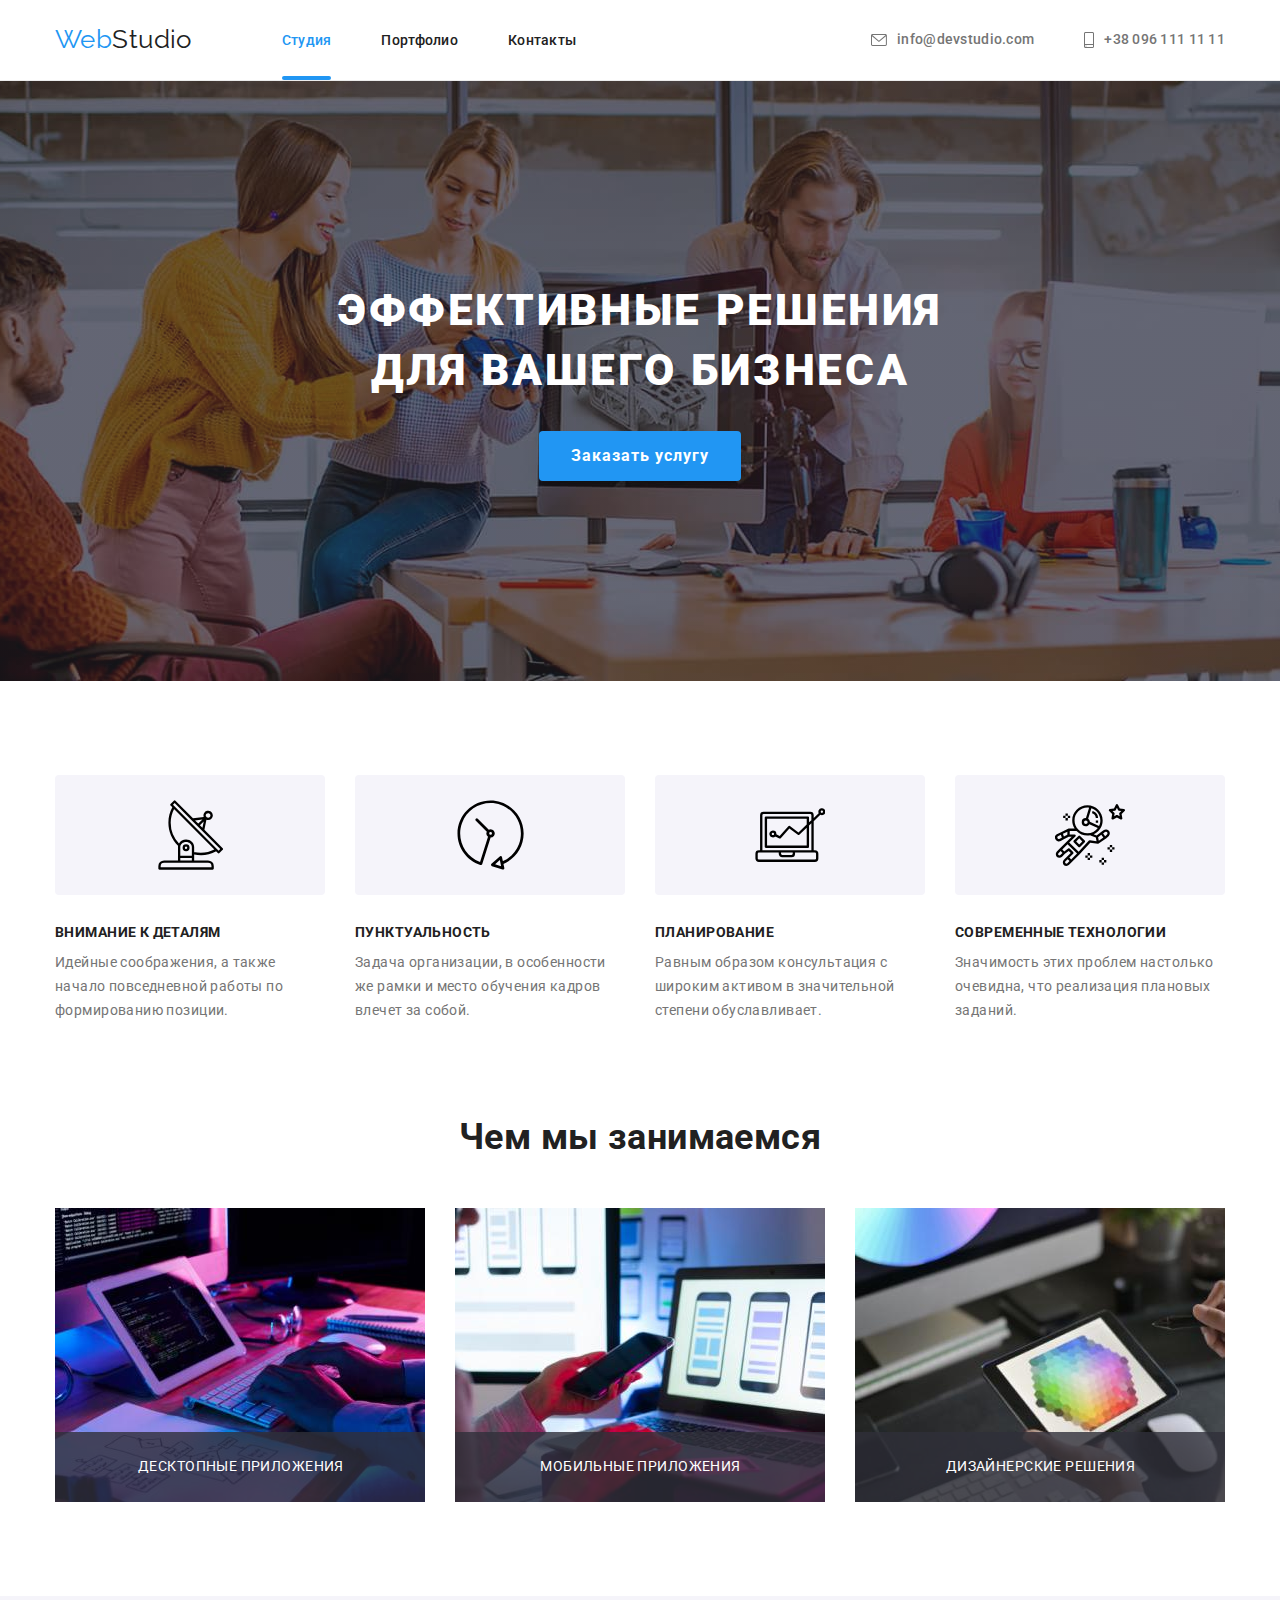
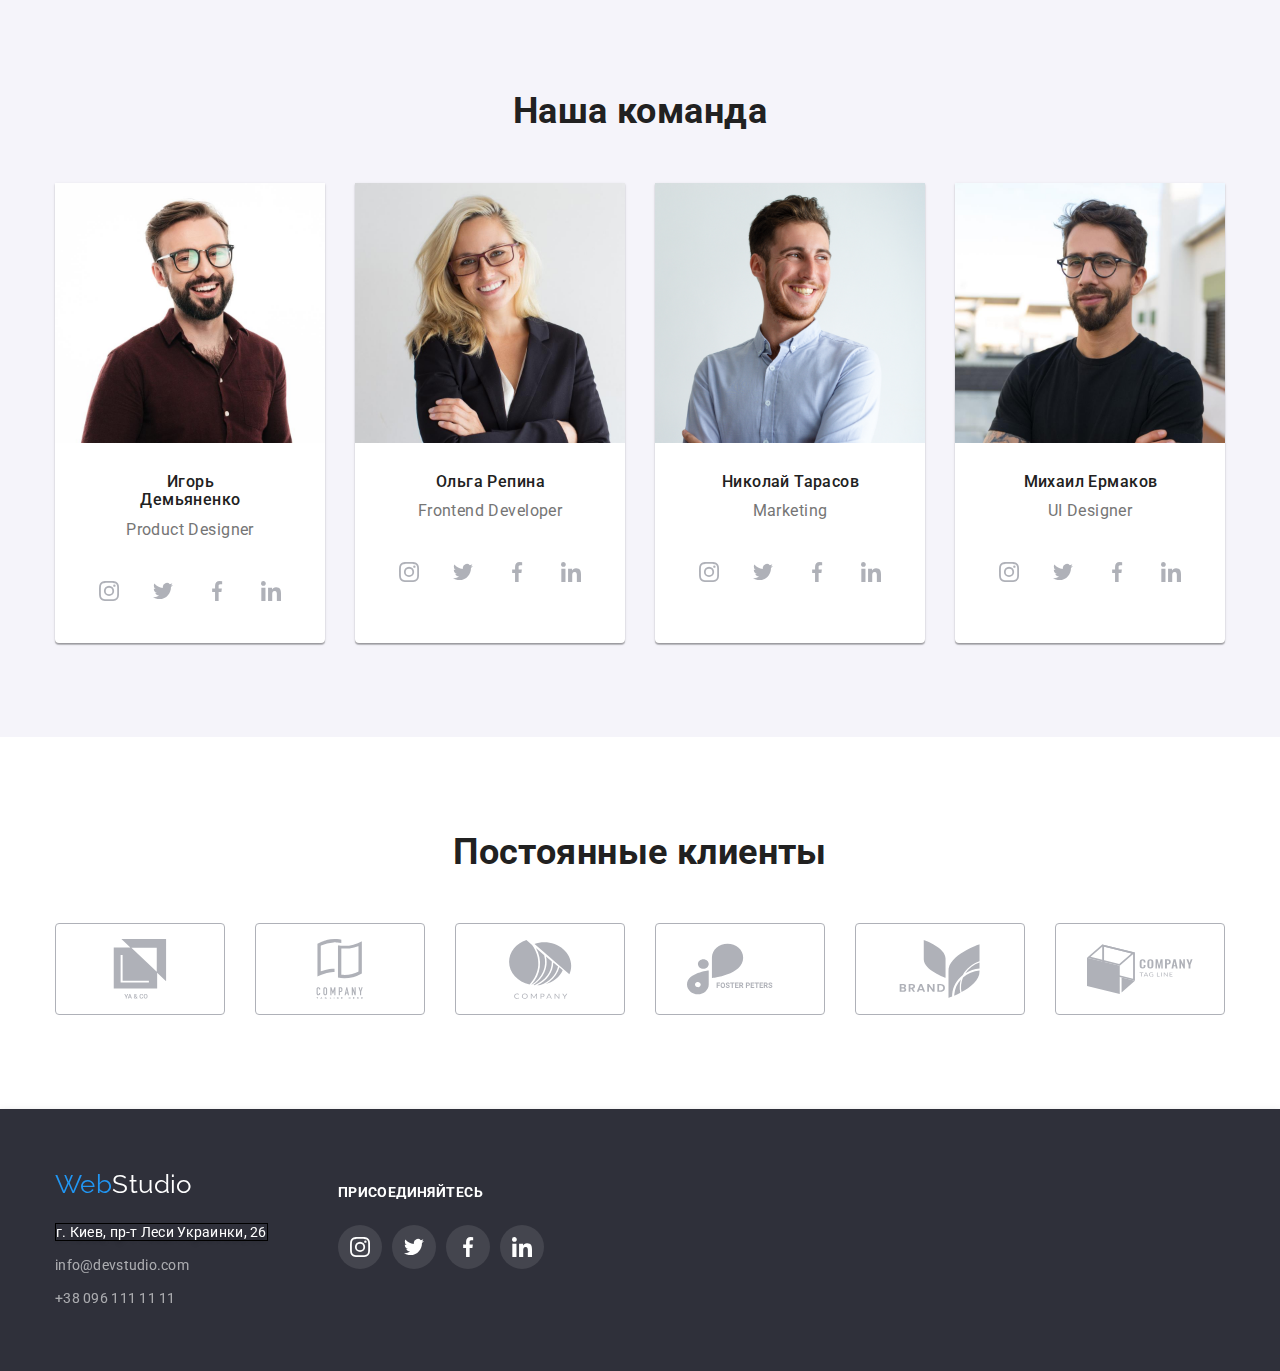
<file: index.html>
<!DOCTYPE html>
<html lang="ru">
<head>
    <meta charset="UTF-8">
    <meta http-equiv="X-UA-Compatible" content="IE=edge">
    <meta name="viewport" content="width=device-width, initial-scale=1.0">
    <title>Markup-hw-05</title>
    <link href="https://fonts.googleapis.com/css2?family=Raleway:wght@700&family=Roboto:wght@400;500;700;900&display=swap" rel="stylesheet">
    <link rel="stylesheet" href="https://github.com/sindresorhus/modern-normalize/blob/main/modern-normalize.css">
    <link rel="stylesheet" href="./css/style.css">
</head>
<body class="page">
    <header class="page-header">
       <div class="container main-nav"> 
        <nav class="nav-container">
          <a href="./index.html" class="logo">Web<span class="logo logo-span">Studio</span></a>
          <ul class="site-nav list">
            <li class="item"><a href="./index.html" class="link current">Студия</a></li> 
            <li class="item"><a href="./portfolio.html" class="link">Портфолио</a></li>
            <li class="item"><a href="" class="link">Контакты</a></li>
          </ul>  
        </nav>
        
        <ul class="auth-nav list">
            <li class="item">
              <a class="icon-link mail" href="mailto:info@devstudio.com">
                <svg class="nav-icon" width="16" height="12">
                  <use href="./images/icons.svg#icon-envelope"></use>
                </svg>
                info@devstudio.com
              </a>
              
            </li>
            <li class="item">
              <a class="icon-link phone" href="tel:+380961111111"">
                <svg class="nav-icon" width="10" height="16">
                  <use href="./images/icons.svg#icon-smartphone"></use>
                </svg>
                +38 096 111 11 11
              </a>
        </ul>
       </div>
    </header>
      
    <main> 
    <section class="hero">
        <h1 class="hero-title">Эффективные решения<br> для вашего бизнеса</h1>
        <button type="button" class="button primary" data-modal-open>Заказать услугу</button>
    </section>

    <section class="section features">

      <div class="container">
        <h2 class="hidden-title">Особенности</h2>
        <ul class="features list">
         <li class="item">
           <div class="features-icon-block">
             <svg class="features-icon" width="65" height="70">
              <use href="./images/icons.svg#icon-sonar"></use>
            </svg>
           </div>
            <h3 class="title">Внимание к деталям</h3>
            <p>Идейные соображения, а также начало повседневной работы по формированию позиции.</p>
        </li>
          <li class="item">
            <div class="features-icon-block">
              <svg class="features-icon" width="67" height="70">
                <use href="./images/icons.svg#icon-clock"></use>
              </svg>
            </div>
            <h3 class="title">Пунктуальность</h3>
            <p>Задача организации, в особенности же рамки и место обучения кадров влечет за собой.</p>
        </li>
          <li class="item">
            <div class="features-icon-block">
              <svg class="features-icon" width="70" height="54 ">
                <use href="./images/icons.svg#icon-computer"></use>
              </svg>
            </div>
            <h3 class="title">Планирование</h3>
            <p>Равным образом консультация с широким активом в значительной степени обуславливает.</p>
        </li>
          <li class="item">
            <div class="features-icon-block">
              <svg class="features-icon" width="70" height="70">
                <use href="./images/icons.svg#icon-astronaut"></use>
              </svg>
            </div>
            <h3 class="title">Современные технологии</h3>
            <p>Значимость этих проблем настолько очевидна, что реализация плановых заданий.</p>
        </li>
      </ul>
      </div>
    </section>

    <section class="section">
      <div class="container">
        <h2 class="section-title">Чем мы занимаемся</h2>
        <ul class="jobs list">
          <li class="item">
              <div class="thumb">
                <img src="./images/code.jpg" alt="процесс написания кода" width="370">
                <p class="jobs-text">Десктопные приложения</p>
              </div>     
          </li>
          <li class="item">
            <div class="thumb">
              <img src="./images/phone.jpg" alt="процесс написания мобильных приложений" width="370" height="294">
              <p class="jobs-text">Мобильные приложения</p>
            </div>
          </li>
          <li class="item">
            <div class="thumb">
              <img src="./images/tablet.jpg" alt="разработка приложений под планшетные устройства" width="370" height="294">
              <p class="jobs-text">Дизайнерские решения</p>
            </div>
          </li>  
        </ul>
      </div>
    </section>

    <section class="section workers">
      <div class="container">
        <h2 class="section-title">Наша команда</h2>
        <ul class="persons list">
          <li class="item">
            <img src="./images/igor.jpg" alt="Игорь" width="270" height="260">
              <div class="persons-block">
                <h3 class="title">Игорь Демьяненко</h3>
                <p class="jobs">Product Designer</p> 
              </div>
              <ul class="social-media list">
                <li class="social-media-item">
                  <a href="" class="social-media-link">
                  <svg class="social-media-icon" width="20" height="20">
                    <use href="./images/icons.svg#icon-instagram"></use>
                  </svg>
                </a>
              </li>
                <li class="social-media-item">
                  <a href="" class="social-media-link">
                  <svg class="social-media-icon" width="20" height="">
                    <use href="./images/icons.svg#icon-twitter"></use>
                  </svg>
                </a>
              </li>
                <li class="social-media-item">
                  <a href="" class="social-media-link">
                  <svg class="social-media-icon" width="20" height="20">
                    <use href="./images/icons.svg#icon-facebook"></use>
                  </svg>
                </a>
              </li>
                <li class="social-media-item">
                  <a href="" class="social-media-link">
                  <svg class="social-media-icon" width="20" height="20">
                    <use href="./images/icons.svg#icon-linkedin"></use>
                  </svg>
                </a>
              </li>
              </ul>
          </li> 
          
          <li class="item">
            <img src="./images/olga.jpg" alt="Ольга" width="270" height="260">
              <div class="persons-block">
                <h3 class="title">Ольга Репина</h3>
                <p class="jobs">Frontend Developer</p>
              </div>
              <ul class="social-media list">
                <li class="social-media-item">
                  <a href="" class="social-media-link">
                  <svg class="social-media-icon" width="20" height="20">
                    <use href="./images/icons.svg#icon-instagram"></use>
                  </svg>
                </a>
              </li>
                <li class="social-media-item">
                  <a href="" class="social-media-link">
                  <svg class="social-media-icon" width="20" height="">
                    <use href="./images/icons.svg#icon-twitter"></use>
                  </svg>
                </a>
              </li>
                <li class="social-media-item">
                  <a href="" class="social-media-link">
                  <svg class="social-media-icon" width="20" height="20">
                    <use href="./images/icons.svg#icon-facebook"></use>
                  </svg>
                </a>
              </li>
                <li class="social-media-item">
                  <a href="" class="social-media-link">
                  <svg class="social-media-icon" width="20" height="20">
                    <use href="./images/icons.svg#icon-linkedin"></use>
                  </svg>
                </a>
              </li>
              </ul>
          </li>  
         
          <li class="item">
            <img src="./images/nikolay.jpg" alt="Николай" width="270" height="260">
              <div class="persons-block">
                <h3 class="title">Николай Тарасов</h3>
                <p class="jobs">Marketing</p>
              </div>
              <ul class="social-media list">
                <li class="social-media-item">
                  <a href="" class="social-media-link">
                  <svg class="social-media-icon" width="20" height="20">
                    <use href="./images/icons.svg#icon-instagram"></use>
                  </svg>
                </a>
              </li>
                <li class="social-media-item">
                  <a href="" class="social-media-link">
                  <svg class="social-media-icon" width="20" height="">
                    <use href="./images/icons.svg#icon-twitter"></use>
                  </svg>
                </a>
              </li>
                <li class="social-media-item">
                  <a href="" class="social-media-link">
                  <svg class="social-media-icon" width="20" height="20">
                    <use href="./images/icons.svg#icon-facebook"></use>
                  </svg>
                </a>
              </li>
                <li class="social-media-item">
                  <a href="" class="social-media-link">
                  <svg class="social-media-icon" width="20" height="20">
                    <use href="./images/icons.svg#icon-linkedin"></use>
                  </svg>
                </a>
              </li>
              </ul>
          </li>  
        
          <li class="item">
            <img src="./images/michail.jpg" alt="Михаил" width="270">
              <div class="persons-block">
                <h3 class="title">Михаил Ермаков</h3>
                <p class="jobs">UI Designer</p>
              </div>
              <ul class="social-media list">
                <li class="social-media-item">
                  <a href="" class="social-media-link">
                  <svg class="social-media-icon" width="20" height="20">
                    <use href="./images/icons.svg#icon-instagram"></use>
                  </svg>
                </a>
              </li>
                <li class="social-media-item">
                  <a href="" class="social-media-link">
                  <svg class="social-media-icon" width="20" height="">
                    <use href="./images/icons.svg#icon-twitter"></use>
                  </svg>
                </a>
              </li>
                <li class="social-media-item">
                  <a href="" class="social-media-link">
                  <svg class="social-media-icon" width="20" height="20">
                    <use href="./images/icons.svg#icon-facebook"></use>
                  </svg>
                </a>
              </li>
                <li class="social-media-item">
                  <a href="" class="social-media-link">
                  <svg class="social-media-icon" width="20" height="20">
                    <use href="./images/icons.svg#icon-linkedin"></use>
                  </svg>
                </a>
              </li>
              </ul>
            </li>  
        </ul>
      </div>
    </section>

    <section class="section clients">
      <div class="container">
        <h2 class="clients section-title">Постоянные клиенты</h2>
        <ul class="clients-list list">
          <li>
            <a class="client-link" href="">
            <svg class="clients-icon" width="41" height="47">
              <use href="./images/icons.svg#icon-ya-co"></use>
            </svg>
          </a>
        </li>
          <li><a class="client-link" href="">
            <svg class="clients-icon" width="40" height="52">
              <use href="./images/icons.svg#icon-group"></use>
            </svg>
            </a>
          </li>
          <li>
            <a class="client-link" href="">
            <svg class="clients-icon" width="43" height="41">
              <use href="./images/icons.svg#icon-company"></use>
            </svg>
            </a>
          </li>
          <li>
            <a class="client-link" href="">
              <svg class="clients-icon" width="84" height="41">
                <use href="./images/icons.svg#icon-foster_peters"></use>
              </svg>
            </a>
          </li>
          <li>
            <a class="client-link" href="">
              <svg class="clients-icon" width="63" height="45">
                <use href="./images/icons.svg#icon-brand"></use>
              </svg>
            </a>
          </li>
          <li>
            <a class="client-link" href="">
              <svg class="clients-icon" width="94" height="44">
                <use href="./images/icons.svg#icon-tag-line"></use>
              </svg>
            </a>
          </li>
        </ul>
      </div>
    </section>
    </main>

    <footer class="footer">

      <div class="container footer-container">
        <div class="footer-links">
          <a href="./index.html" class="logo">Web<span class="logo logo-span">Studio</span></a>
        <address class="footer-container address-nav">
          <ul class="auth-nav list">
            <li class="footer-link"><a href="https://goo.gl/maps/iULGJr1VuEJqhyds5" target="_blank" rel="noopener noreferrer nofollow" class="link address-link">г. Киев, пр-т Леси Украинки, 26</a></li>
            <li class="footer-link"><a href="mailto:info@devstudio.com" class="link">info@devstudio.com</a></li>
            <li class="footer-link"><a href="tel:+380961111111" class="link">+38 096 111 11 11</a></li>
          </ul>
        </address>
        </div>

        <div class="footer-social-media">
          <p class="footer-text">присоединяйтесь</p>
          <ul class="social-media bottom list">
            <li class="social-media-item bottom">
              <a href="" class="social-media-link bottom">
              <svg class="social-media-icon bottom" width="20" height="20">
                <use href="./images/icons.svg#icon-instagram"></use>
              </svg>
            </a>
          </li>
            <li class="social-media-item bottom">
              <a href="" class="social-media-link bottom">
              <svg class="social-media-icon bottom" width="20" height="">
                <use href="./images/icons.svg#icon-twitter"></use>
              </svg>
            </a>
          </li>
            <li class="social-media-item bottom">
              <a href="" class="social-media-link bottom">
              <svg class="social-media-icon bottom" width="20" height="20">
                <use href="./images/icons.svg#icon-facebook"></use>
              </svg>
            </a>
          </li>
            <li class="social-media-item bottom">
              <a href="" class="social-media-link bottom">
              <svg class="social-media-icon bottom" width="20" height="20">
                <use href="./images/icons.svg#icon-linkedin"></use>
              </svg>
            </a>
          </li>
          </ul>
        </div>
        
      </div>
   </footer>

   <div class="backdrop is-hidden" data-modal>
     <div class="modal">
        <button class="modal-close" type="button" data-modal-close></button>
     </div>
   </div>

   <script src="./js/modal.js"></script>
</body>
</html>
</file>
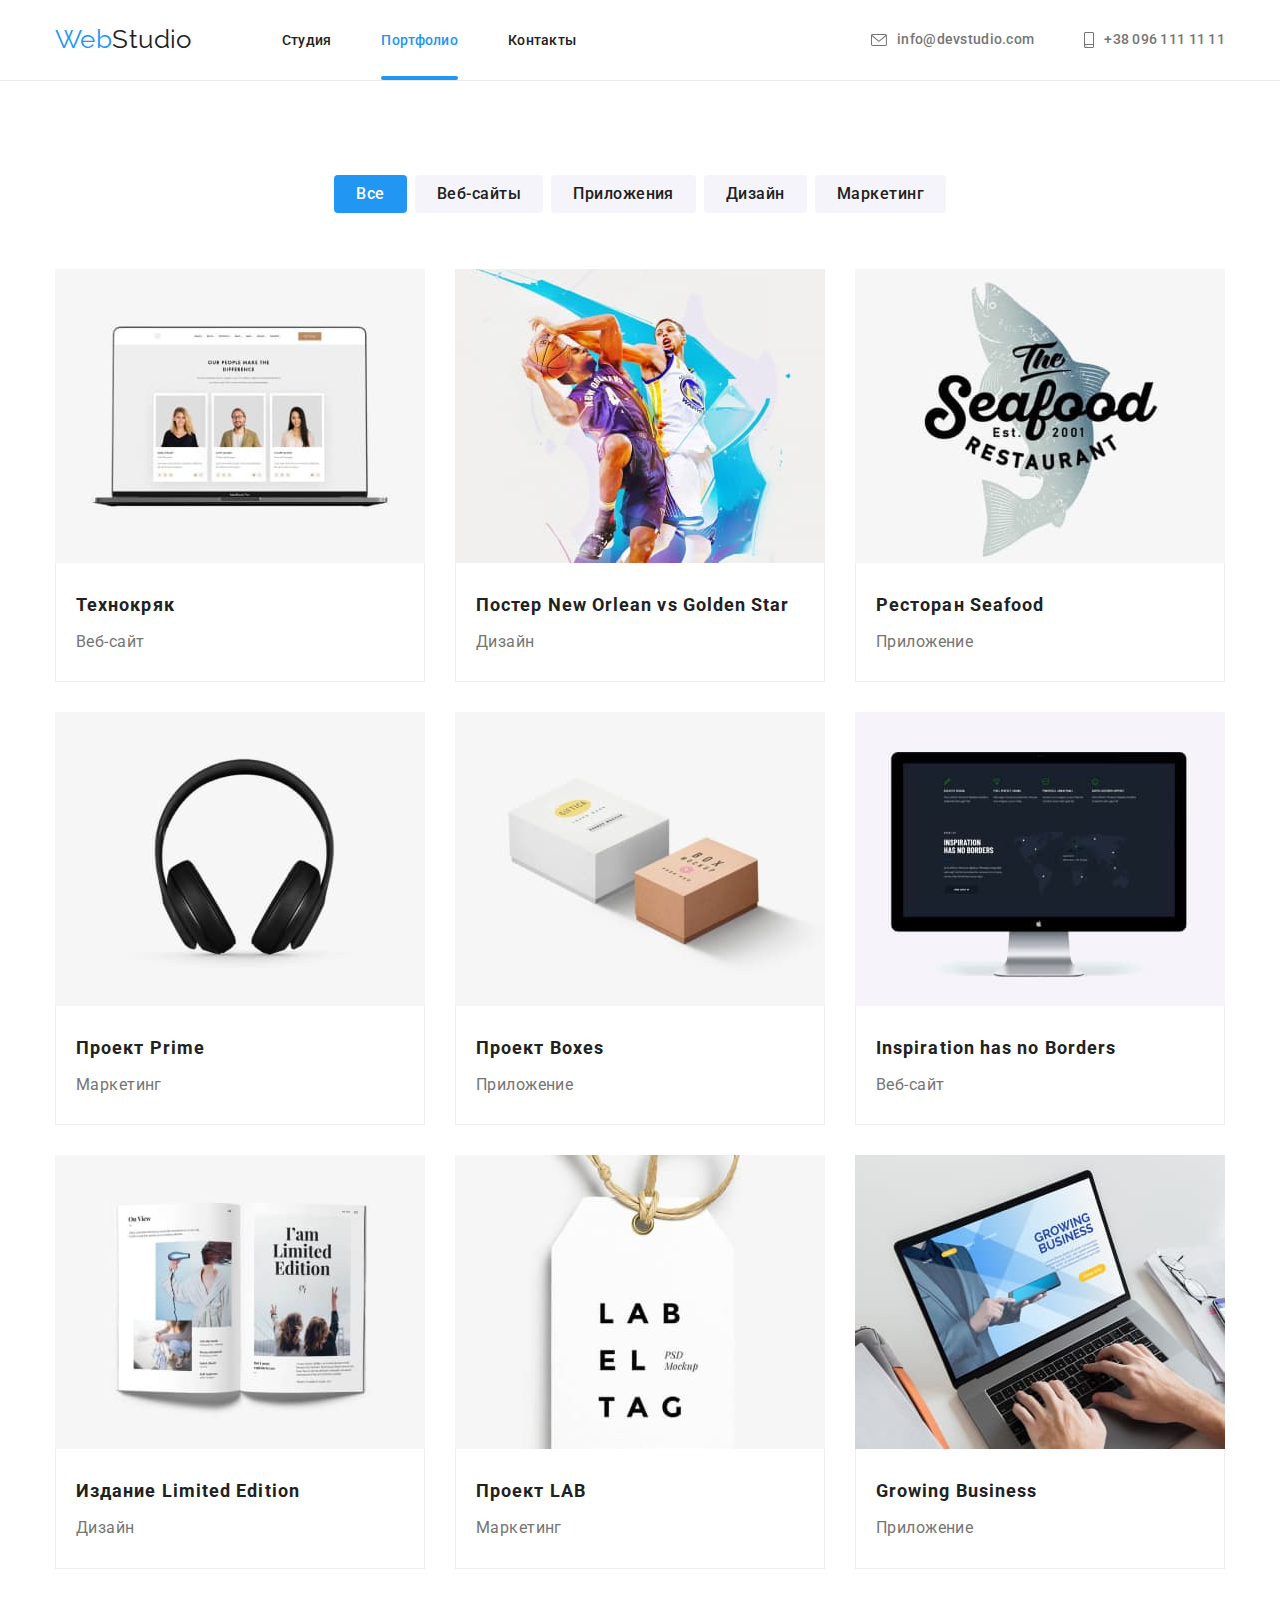
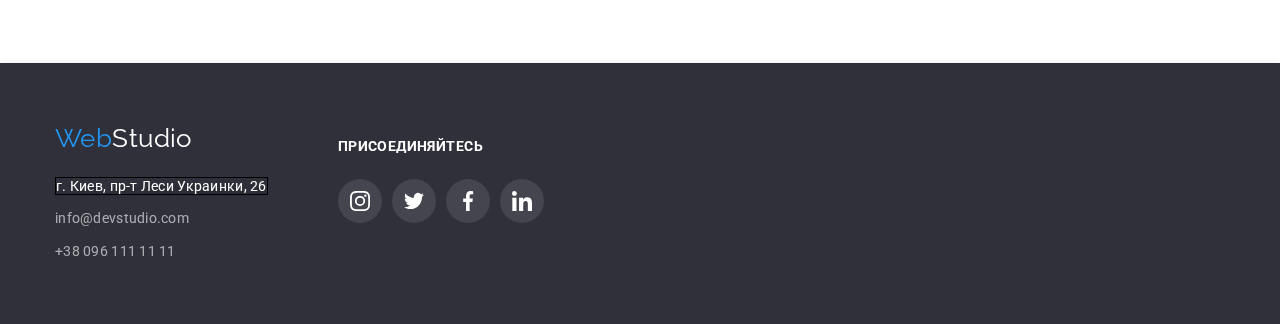
<file: portfolio.html>
<!DOCTYPE html>
<html lang="ru">
<head>
    <meta charset="UTF-8">
    <meta http-equiv="X-UA-Compatible" content="IE=edge">
    <meta name="viewport" content="width=device-width, initial-scale=1.0">
    <title>Portfolio</title>
    <link href="https://fonts.googleapis.com/css2?family=Raleway:wght@700&family=Roboto:wght@400;500;700;900&display=swap" rel="stylesheet">
    <link rel="stylesheet" href="https://github.com/sindresorhus/modern-normalize/blob/main/modern-normalize.css">
    <link rel="stylesheet" href="./css/style.css">
</head>
<body class="page">
  <header class="page-header">
    <div class="container main-nav"> 
     <nav class="nav-container">
       <a href="./index.html" class="logo">Web<span class="logo logo-span">Studio</span></a>
       <ul class="site-nav list">
         <li class="item"><a href="./index.html" class="link">Студия</a></li> 
         <li class="item"><a href="./portfolio.html" class="link current">Портфолио</a></li>
         <li class="item"><a href="" class="link">Контакты</a></li>
       </ul>  
     </nav>
     
     <ul class="auth-nav list">
         <li class="item">
           <a class="icon-link mail" href="mailto:info@devstudio.com">
             <svg class="nav-icon" width="16" height="12">
               <use href="./images/icons.svg#icon-envelope"></use>
             </svg>
             info@devstudio.com
           </a>
           
         </li>
         <li class="item">
           <a class="icon-link phone" href="tel:+380961111111"">
             <svg class="nav-icon" width="10" height="16">
               <use href="./images/icons.svg#icon-smartphone"></use>
             </svg>
             +38 096 111 11 11
           </a>
     </ul>
    </div>
 </header>

    <main>
        <section class="section">
            <div class="container">
                <h1 class="hidden-title">Портфолио</h1>
            <ul class="potrtfolio-btn-list list">
                <li class="button-list"><button type="button" class="button primary btn">Все</button></li>
                <li class="button-list"><button type="button" class="button secondary btn">Веб-сайты</button></li>
                <li class="button-list"><button type="button" class="button secondary btn">Приложения</button></li>
                <li class="button-list"><button type="button" class="button secondary btn">Дизайн</button></li>
                <li class="button-list"><button type="button" class="button secondary btn">Маркетинг</button></li>     
            </ul>

            <ul class="list portfolio-list">
                <li class="portfolio-list-item"> 
                    <a class="portfolio-item" href="">
                      <div class="portfolio-img">
                        <img src="./images/gallery1.jpg" alt="иллюстрация к Технокряку" width="370" height="294">
                        <p class="portfolio-img-text">Технокряк это современная площадка распространения коронавируса. Компании используют эту платформу для цифрового шпионажа и атак на защищённые сервера конкурентов.</p>
                      </div>
                            <div class="potrfolio-container">
                                <h3 class="portfolio-title">Технокряк</h3>
                                <p class="portfolio-text">Веб-сайт</p>
                            </div>
                        </a>
                </li>
                <li class="portfolio-list-item"> 
                    <a class="portfolio-item" href="">
                        <div class="portfolio-img">
                          <img src="./images/gallery2.jpg" alt="постер New Orlean vs Golden Star" width="370" height="294">
                          <p class="portfolio-img-text">Технокряк это современная площадка распространения коронавируса. Компании используют эту платформу для цифрового шпионажа и атак на защищённые сервера конкурентов.</p>
                        </div>
                        <div class="potrfolio-container">
                            <h3 class="portfolio-title">Постер New Orlean vs Golden Star</h3>
                            <p class="portfolio-text">Дизайн</p>
                        </div>
                    </a>
                </li>
                <li class="portfolio-list-item"> 
                    <a class="portfolio-item" href="">
                      <div class="portfolio-img">
                        <p class="portfolio-img-text">Технокряк это современная площадка распространения коронавируса. Компании используют эту платформу для цифрового шпионажа и атак на защищённые сервера конкурентов.</p>
                        <img src="./images/gallery3.jpg" alt="ресторан Seafood" width="370" height="294">
                      </div>
                        <div class="potrfolio-container">
                            <h3 class="portfolio-title">Ресторан Seafood</h3>
                            <p class="portfolio-text">Приложение</p>
                        </div>
                    </a>
                </li>
                <li class="portfolio-list-item"> 
                    <a class="portfolio-item" href="">
                      <div class="portfolio-img">
                        <p class="portfolio-img-text">Технокряк это современная площадка распространения коронавируса. Компании используют эту платформу для цифрового шпионажа и атак на защищённые сервера конкурентов.</p>
                        <img src="./images/gallery4.jpg" alt="иллюстрация к проекту Prime" width="370" height="294">
                      </div>
              
                        <div class="potrfolio-container">
                            <h3 class="portfolio-title">Проект Prime</h3>
                            <p class="portfolio-text">Маркетинг</p>
                        </div>
                    </a>
                </li>
                <li class="portfolio-list-item"> 
                    <a class="portfolio-item" href="">
                      <div class="portfolio-img">
                        <p class="portfolio-img-text">Технокряк это современная площадка распространения коронавируса. Компании используют эту платформу для цифрового шпионажа и атак на защищённые сервера конкурентов.</p>
                        <img src="./images/gallery5.jpg" alt="иллюстрация к проекту Boxes" width="370" height="294">
                      </div>
                     
                        <div class="potrfolio-container">
                            <h3 class="portfolio-title">Проект Boxes</h3>
                            <p class="portfolio-text">Приложение</p>
                        </div>
                    </a>
                </li>
                <li class="portfolio-list-item"> 
                    <a class="portfolio-item" href="">
                      <div class="portfolio-img">
                          <p class="portfolio-img-text">Технокряк это современная площадка распространения коронавируса. Компании используют эту платформу для цифрового шпионажа и атак на защищённые сервера конкурентов.</p>
                          <img src="./images/gallery6.jpg" alt="монитор компьютера" width="370" height="294">
                      </div>
                    
                        <div class="potrfolio-container">
                            <h3 class="portfolio-title">Inspiration has no Borders</h3>
                            <p class="portfolio-text">Веб-сайт</p>
                        </div>
                    </a>
                </li>
                <li class="portfolio-list-item"> 
                    <a class="portfolio-item" href="">
                      <div class="portfolio-img">
                         <p class="portfolio-img-text">Технокряк это современная площадка распространения коронавируса. Компании используют эту платформу для цифрового шпионажа и атак на защищённые сервера конкурентов.</p>
                         <img src="./images/gallery7.jpg" alt="издание Limited Edition" width="370" height="294">
                      </div>
                     
                        <div class="potrfolio-container">
                            <h3 class="portfolio-title">Издание Limited Edition</h3>
                            <p class="portfolio-text">Дизайн</p>
                        </div>
                    </a>
                </li>
                <li class="portfolio-list-item"> 
                    <a class="portfolio-item" href="">
                      <div class="portfolio-img">
                         <p class="portfolio-img-text">Технокряк это современная площадка распространения коронавируса. Компании используют эту платформу для цифрового шпионажа и атак на защищённые сервера конкурентов.</p>
                         <img src="./images/gallery8.jpg" alt="иллюстрация к проекту LAB" width="370" height="294">
                      </div>
                     
                        <div class="potrfolio-container">
                            <h3 class="portfolio-title">Проект LAB</h3>
                            <p class="portfolio-text">Маркетинг</p>
                        </div>
                    </a>
                </li>
                <li class="portfolio-list-item"> 
                    <a class="portfolio-item" href="">
                      <div class="portfolio-img">
                         <p class="portfolio-img-text">Технокряк это современная площадка распространения коронавируса. Компании используют эту платформу для цифрового шпионажа и атак на защищённые сервера конкурентов.</p>
                         <img src="./images/gallery9.jpg" alt="человек печатает на клавиатуре ноутбука" width="370" height="294">
                      </div>
                        <div class="potrfolio-container">
                            <h3 class="portfolio-title">Growing Business</h3>
                            <p class="portfolio-text">Приложение</p>
                        </div>
                    </a>
                </li>
            </ul>
            </div>
        </section>
    </main>


    <footer class="footer">

        <div class="container footer-container">
          <div class="footer-links">
            <a href="./index.html" class="logo">Web<span class="logo logo-span">Studio</span></a>
          <address class="footer-container address-nav">
            <ul class="auth-nav list">
              <li class="footer-link"><a href="https://goo.gl/maps/iULGJr1VuEJqhyds5" target="_blank" rel="noopener noreferrer nofollow" class="link address-link">г. Киев, пр-т Леси Украинки, 26</a></li>
              <li class="footer-link"><a href="mailto:info@devstudio.com" class="link">info@devstudio.com</a></li>
              <li class="footer-link"><a href="tel:+380961111111" class="link">+38 096 111 11 11</a></li>
            </ul>
          </address>
          </div>
  
          <div class="footer-social-media">
            <p class="footer-text">присоединяйтесь</p>
            <ul class="social-media bottom list">
              <li class="social-media-item bottom">
                <a href="" class="social-media-link bottom">
                <svg class="social-media-icon bottom" width="20" height="20">
                  <use href="./images/icons.svg#icon-instagram"></use>
                </svg>
              </a>
            </li>
              <li class="social-media-item bottom">
                <a href="" class="social-media-link bottom">
                <svg class="social-media-icon bottom" width="20" height="">
                  <use href="./images/icons.svg#icon-twitter"></use>
                </svg>
              </a>
            </li>
              <li class="social-media-item bottom">
                <a href="" class="social-media-link bottom">
                <svg class="social-media-icon bottom" width="20" height="20">
                  <use href="./images/icons.svg#icon-facebook"></use>
                </svg>
              </a>
            </li>
              <li class="social-media-item bottom">
                <a href="" class="social-media-link bottom">
                <svg class="social-media-icon bottom" width="20" height="20">
                  <use href="./images/icons.svg#icon-linkedin"></use>
                </svg>
              </a>
            </li>
            </ul>
          </div>
          
        </div>
     </footer>
</body>
</html>
</file>
<file: css/style.css>
/* цвет основного текста  #212121 */
/* вторичный цвет текста #757575 */
/* rgba(255, 255, 255, 0.6) */
/* #FFFFFF */
/* акцент - #2196F3 */

/* вторичный цвет фона - #F5F4FA */

:root {
    --primary-text-color: #757575;
    --title-text-color: #212121;
    --secondary-text-color: #FFFFFF;
    --accent-color: #2196F3;
    --background-text-color: #E5E5E5;
    --background-secondary-color: #F5F4FA; 
    --background-third-color: #2F303A;
    --border-color: #EEEEEE;
    --icon-color: #AFB1B8;
    --timing-function: cubic-bezier(0.4, 0, 0.2, 1);

}

html {
    box-sizing: border-box;
}

*,
*::before,
*::after {
    box-sizing: inherit;
}

h1, h2, h3, h4, h5, h6, p, ul {
    padding: 0;
    margin: 0;
}

body {
    margin: 0;
    background-color: var(--secondary-text-color);
    font-family: Roboto, sans-serif;
    color: var(--primary-text-color);
    font-size: 14px;
    line-height: 1.7;
    letter-spacing: 0.03em;
}

.hidden-title {
    position: absolute;
    width: 1px;
    height: 1px;
    margin: -1px;
    border: 0;
    padding: 0;
    clip: rect(0 0 0 0);
    overflow: hidden;
}

.list {
    list-style: none;
}

.page-header {
    background-color: var(--secondary-text-color);
    border-bottom: 1px solid #ECECEC;
}

/* Container */

.container {
    margin: 0 auto;
    width: 1200px;
    padding-left: 15px;
    padding-right: 15px;
}

/* Logo */

.logo {
    color: var(--accent-color);
    font-family: Raleway, sans-serif;
    font-size: 26px;
    line-height: 1.2;
    text-decoration: none;
}

.logo-span {
    color: var(--title-text-color);
}

.footer .logo-span {
    color: var(--secondary-text-color);
}

/* Site Auth nav */

.main-nav {
    display: flex;
    align-items: center;
}

.nav-container {
    display: flex;
    align-items: center;
}

.site-nav {
    display: flex;
    margin-left: 90px;
}

.site-nav > .item:not(:last-child) {
    margin-right: 50px;
}

.site-nav .link {
    position: relative;
    display: block;
    color: var(--title-text-color);
    font-weight: 500;
    line-height: 1.14;
    letter-spacing: 0.02em;
    text-decoration: none;
    padding-top: 33px;
    padding-bottom: 31px;

    transition: color 250ms var(--timing-function);
}

.site-nav .link.current {
    color: var(--accent-color); 
}

.current::after {
    position: absolute;
    bottom: 0;
    left: 0;
    content:"";
    width: 100%;
    height: 4px;
    background: var(--accent-color); 
    border-radius: 2px;
}

.auth-nav {
    display: flex;
    margin-left: auto;
}

.auth-nav .item + .item {
    margin-left: 50px;
}

.auth-nav .link {
    color: currentColor;
    font-weight: 500;
    line-height: 1.14;
    letter-spacing: 0.02em;
    text-decoration: none;
}

.site-nav .link:hover, 
.site-nav .link:focus {
    color: var(--accent-color);
}


.auth-nav .address-link {
    color: var(--secondary-text-color);
}

.address-nav {
    font-style: inherit;
}

.address-nav .link {
    font-weight: 400;
    line-height: 1.71;
    color: rgba(255, 255, 255, 0.6);
}

.auth-nav .address-link {
    color: var(--secondary-text-color);
    border: 1px solid #000000;
    text-shadow: 0px 4px 4px rgba(0, 0, 0, 0.25);
}

.auth-nav .item {
    display: flex;
}

.icon-link {
    display: flex;
    justify-content: center;
    align-items: center;
    flex-direction: row;
    text-decoration: none;
    justify-content: center;
    align-items: center;
    font-weight: 500;
    line-height: 1.14;
    letter-spacing: 0.02em;
    color: var(--primary-text-color);

    transition: color 250ms var(--timing-function);
}

.icon-link:hover,
.icon-link:focus {
    color: var(--accent-color);
}

.nav-icon {
    fill: currentColor;
    margin-right: 10px;
}


/* .auth-nav .item:hover .icon-link.phone {
    fill: var(--accent-color);
}

.auth-nav .item:hover .icon-link.mail {
    fill: var(--accent-color);
} */


/* Hero */



.hero {
    max-width: 1600px;
    height: 600px;
    padding-top: 200px;
    margin-left: auto;
    margin-right: auto;
    text-align: center;
    background-image: linear-gradient(to right, rgba(47, 48, 58, 0.4), rgba(47, 48, 58, 0.4)),url(../images/bg-img.jpg);
    background-repeat: no-repeat;
    background-size: cover;
    background-position: center;
}

.hero, 
.footer {
    background-color: var(--background-third-color);
}

.hero-title {
    margin-bottom: 30px;
    color: var(--secondary-text-color);
    font-weight: 900;
    font-size: 44px;
    line-height: 1.36;
    letter-spacing: 0.06em;
    text-transform: uppercase;
}

.hero > .button {
    margin-bottom: 210px;
}


/* Section */

.section {
    padding-top: 94px;
    padding-bottom: 94px;
}

.section.features {
    padding-bottom: 0;
}

.section-title {
    color: var(--title-text-color);
    font-size: 36px;
    line-height: 1.17;
    text-align: center;
    margin-bottom: 50px;
}

.section .title {
    margin-bottom: 10px;
}


/* Features */

.features {
    display: flex;
}

.features > .item {
    display: flex;
    flex-direction: column;
    flex-basis: calc((100% - 90px) / 4);
}

.features > .item:not(:last-child) {
    margin-right: 30px;
}

.features .features-icon-block {
    display: flex;
    width: 270px;
    height: 120px;
    justify-content: center;
    align-items: center;
    margin-bottom: 30px;
    background-color: var(--background-secondary-color);
    border-radius: 4px;
}

.features .title {
    color: var(--title-text-color);
    font-size: inherit;
    line-height: 1.14;
    text-transform: uppercase;
    margin-bottom: 10px;
}

/* Jobs */

.jobs {
    display: flex;
}

.jobs > .item {
    width: 370px;
}

.jobs > .item:not(:last-child) {
    margin-right: 30px;
}

.jobs-img {
    position: relative;
}

.jobs img {
    display: block;
}

.thumb {
    /* height: 294px; */
    position: relative;
}

.jobs-text {
    width: 100%;
    margin: 0;
    padding-left: 83px;
    padding-right: 82px;
    padding-top: 27px;
    padding-bottom: 27px;
    white-space: nowrap;
    line-height: 1.14;
    letter-spacing: 0.03em;
    text-align: center;
    text-transform: uppercase;
    color: var(--secondary-text-color);
    background-color: rgba(47, 48, 58, 0.8);
    position: absolute;
    bottom: 0;
}

/* Person-list */

.workers {
    background-color: var(--background-secondary-color);
}

.persons {
    display: flex;
}

.persons > .item {
    width: 270px;
    background-color: var(--secondary-text-color);
    box-shadow: 0px 1px 3px rgba(0, 0, 0, 0.12), 0px 1px 1px rgba(0, 0, 0, 0.14), 0px 2px 1px rgba(0, 0, 0, 0.2);
    border-radius: 0px 0px 4px 4px;
}

.persons > .item:not(:last-child) {
    margin-right: 30px;
}

.persons .title {
    min-width: 151px;
    color: var(--title-text-color);
    font-weight: 500;
    font-size: 16px;
    line-height: 1.18;
    text-align: center;
}

.persons img {
    display: block;
}

.persons .jobs {
    font-size: 16px;
    line-height: 1.19;
    justify-content: center;
}

.persons-block {
    padding: 30px 60px;
}


/* Button */

.button {
    
    border:none;
    border-radius: 4px;
    padding: 10px 32px;
    min-width: 200px;

    color: var(--secondary-text-color);
    background-color: var(--accent-color);
    cursor: pointer;
    font-family: inherit;
    font-weight: bold;
    font-size: 16px;
    line-height: 1.9;
    letter-spacing: 0.06em;
    text-align: center;

    transition: color 250ms var(--timing-function), background-color 250ms var(--timing-function), box-shadow 250ms var(--timing-function);
}

.btn {
    border: none;
    padding: 6px 22px;
    min-width: 73px;
    font-weight: 500;
    line-height: 1.6;
    letter-spacing: 0.03em;
    }

.button.primary {
    color: var(--secondary-text-color);
    background-color: var(--accent-color);
    box-shadow: 0px 4px 4px rgba(0, 0, 0, 0.15);
}

.button.primary.btn {
    box-shadow: none;
}

.button.secondary {
    color: var(--title-text-color);
    background-color: var(--background-secondary-color);
}

.button.primary:hover,
.button.primary:focus{
    color: var(--title-text-color);
    background-color: var(--background-secondary-color);
}

.button.secondary:hover,
.button.secondary:focus {
    color: var(--secondary-text-color);
    background-color: var(--accent-color);
}

.button.primary.btn:hover,
.button.primary.btn:focus {
    box-shadow: 0px 3px 1px rgba(0, 0, 0, 0.1), 0px 1px 2px rgba(0, 0, 0, 0.08), 0px 2px 2px rgba(0, 0, 0, 0.12);
}


/* Portfolio */

.potrtfolio-btn-list {
    display: flex;
    margin-bottom: 56px;
    justify-content: center;
}

.potrtfolio-btn-list > .button-list:not(:last-child) {
    margin-right: 8px;
}

.portfolio-list {
    display: flex;
    flex-wrap: wrap;
}

.portfolio-list-item {
    flex-basis: calc((100% - 60px) / 3);
    transition: box-shadow 250ms var(--timing-function);
}

.portfolio-list-item:not(:nth-child(3n)) {
    margin-right: 30px;
}

.portfolio-list-item:not(:nth-last-child(-n +3)) {
    margin-bottom: 30px;
}

.portfolio-list-item:hover,
.portfolio-list-item:focus {
    box-shadow: 0px 1px 1px rgba(0, 0, 0, 0.12), 0px 4px 4px rgba(0, 0, 0, 0.06), 1px 4px 6px rgba(0, 0, 0, 0.16);
}

.portfolio-item {
    text-decoration: none;
}

.portfolio-img {
    position: relative;
    overflow: hidden;
}

.portfolio-img-text {
    position: absolute;
    top: 100%;
    padding: 63px 24px;
    font-size: 18px;
    line-height: 1.56;
    letter-spacing: 0.03em;
    color: var(--secondary-text-color);
    background-color: var(--accent-color);
    opacity: 1;
    transition: opacity 250ms var(--timing-function), transform 250ms var(--timing-function);
}

.portfolio-item img {
    display: block;
}

.portfolio-item:hover .portfolio-img-text,
.portfolio-item:focus .portfolio-img-text {
    opacity: .9;
    transform: translateY(-100%);
}


.potrfolio-container {
    padding: 24px 20px;
    border-bottom: 1px solid #EEEEEE; 
    border-left: 1px solid #EEEEEE;
    border-right: 1px solid #EEEEEE;
}

.portfolio-title {
    color: var(--title-text-color);
    font-size: 18px;
    line-height: 2;
    letter-spacing: 0.06em;
    margin-bottom: 4px;
}

.portfolio-text {
    color: var(--primary-text-color);
    font-size: 16px;
    line-height: 1.9;
}


/* Clients */

.clients-list {
    display: flex;
}

.clients-list > li:not(:last-child) {
    margin-right: 30px;
}

.client-link {
    display: flex;
    justify-content: center;
    align-items:center;
    width: 170px;
    height: 92px;
    color: #afb1b8;
    border: 1px solid #AFB1B8;
    border-radius: 4px;
    text-decoration: none;

    transition: border 250ms var(--timing-function);
}


.clients-icon {
    width: 106px;
    height: 60px;
    text-align: center;
    fill: currentColor;

    transition: fill 250ms var(--timing-function);
}

.client-link:hover .clients-icon,
.client-link:focus .clients-icon {
    fill: var(--accent-color);
}

.client-link:hover,.client-link:focus {
    border: 1px solid var(--accent-color);
    outline: transparent;
}

/* Footer */

.footer {
    padding-top: 60px;
    padding-bottom: 60px;
    filter: drop-shadow(0px 4px 4px rgba(0, 0, 0, 0.25));
}

.address-nav .auth-nav {
    margin-top: 20px;
}

.footer-container .auth-nav {
    display: block;
}

.footer-link:not(:last-child) {
    margin-bottom: 9px;
}

.footer-text {
    font-weight: 700;
    line-height: 1.14x;
    text-transform: uppercase;

    color: var(--secondary-text-color);
}

.footer-container {
    display: flex;
}

.footer-links {
    margin-right: 70px;
}

.footer-social-media {
    padding-top: 12px;
}

.footer-text {
    margin-bottom: 20px;
}


/* Social-media icons */

.social-media {
    display: flex;
    
    margin-right: auto;
    margin-left: auto; 
    justify-content: center;
    margin-bottom: 30px; 
    flex-direction: row;
    width: 206px;
    height: 44px; 
    
}

.social-media-item {
    width: 44px;
    height: 44px;
}

.social-media-item:not(:last-child) {
    margin-right: 10px;
}

.social-media-link {
    display: flex;
    align-items: center;
    justify-content: center;
    padding: 0;
    width: 44px;
    height: 44px;
    border: 1px solid transparent;
    border-radius: 50%;
    color: var(--icon-color);

    transition: background-color 250ms var(--timing-function);
}

.social-media-icon {
    display: block;
    text-align: center;
    fill: currentColor;

    transition: fill 250ms var(--timing-function);
}

.social-media-link:hover .social-media-icon,
.social-media-link:focus .social-media-icon {
    fill: var(--secondary-text-color);
}

.social-media-link:hover,
.social-media-link:focus {
    background-color: var(--accent-color);
}

/* Footer social-media links */

.social-media.bottom {
    margin-bottom: 0;
}

.social-media-link.bottom {
    color: var(--secondary-text-color);
    background-color: rgba(255, 255, 255, 0.1);;
}

.social-media-icon.bottom {
    fill: currentColor;
}

.social-media-link.bottom:hover,
.social-media-link.bottom:focus {
    background-color: var(--accent-color);
}


/* Backdrop */

.backdrop {
    position: fixed;
    top: 0;
    left: 0;
    width: 100vw;
    height: 100vh;
    background-color: rgba(0, 0, 0, 0.2);
    opacity: 1;
    transition: opacity 250ms var(--timing-function);
}

.backdrop.is-hidden {
    opacity: 0;
    pointer-events: none;
    visibility: hidden;
}

.backdrop.is-hidden .modal {
    transform: translate(-50%, -50%) scale(1.1);
}

.modal {
    display: flex;
    justify-content: flex-end;
    position: absolute;
    top: 50%;
    left: 50%;
    
    min-width: 528px;
    min-height: 581px;

    transform: translate(-50%, -50%) scale(1);

    transition: transform 250ms var(--timing-function);

    background: var(--secondary-text-color);
    box-shadow: 0px 1px 3px rgba(132, 115, 115, 0.12), 0px 1px 1px rgba(0, 0, 0, 0.14), 0px 2px 1px rgba(0, 0, 0, 0.2);
    border-radius: 4px;
}

.modal-close {
    /* position: absolute;
    top: 0;
    right: 0; */
    margin-right: 22px;
    margin-top: 11px;

    width: 30px;
    height: 30px;

    cursor: pointer;

    border: none;
    background-image: url(../images/close.svg);
    background-repeat: no-repeat;
    background-position: 50% 50%;
    background-color: var(--secondary-text-color);
}
</file>
